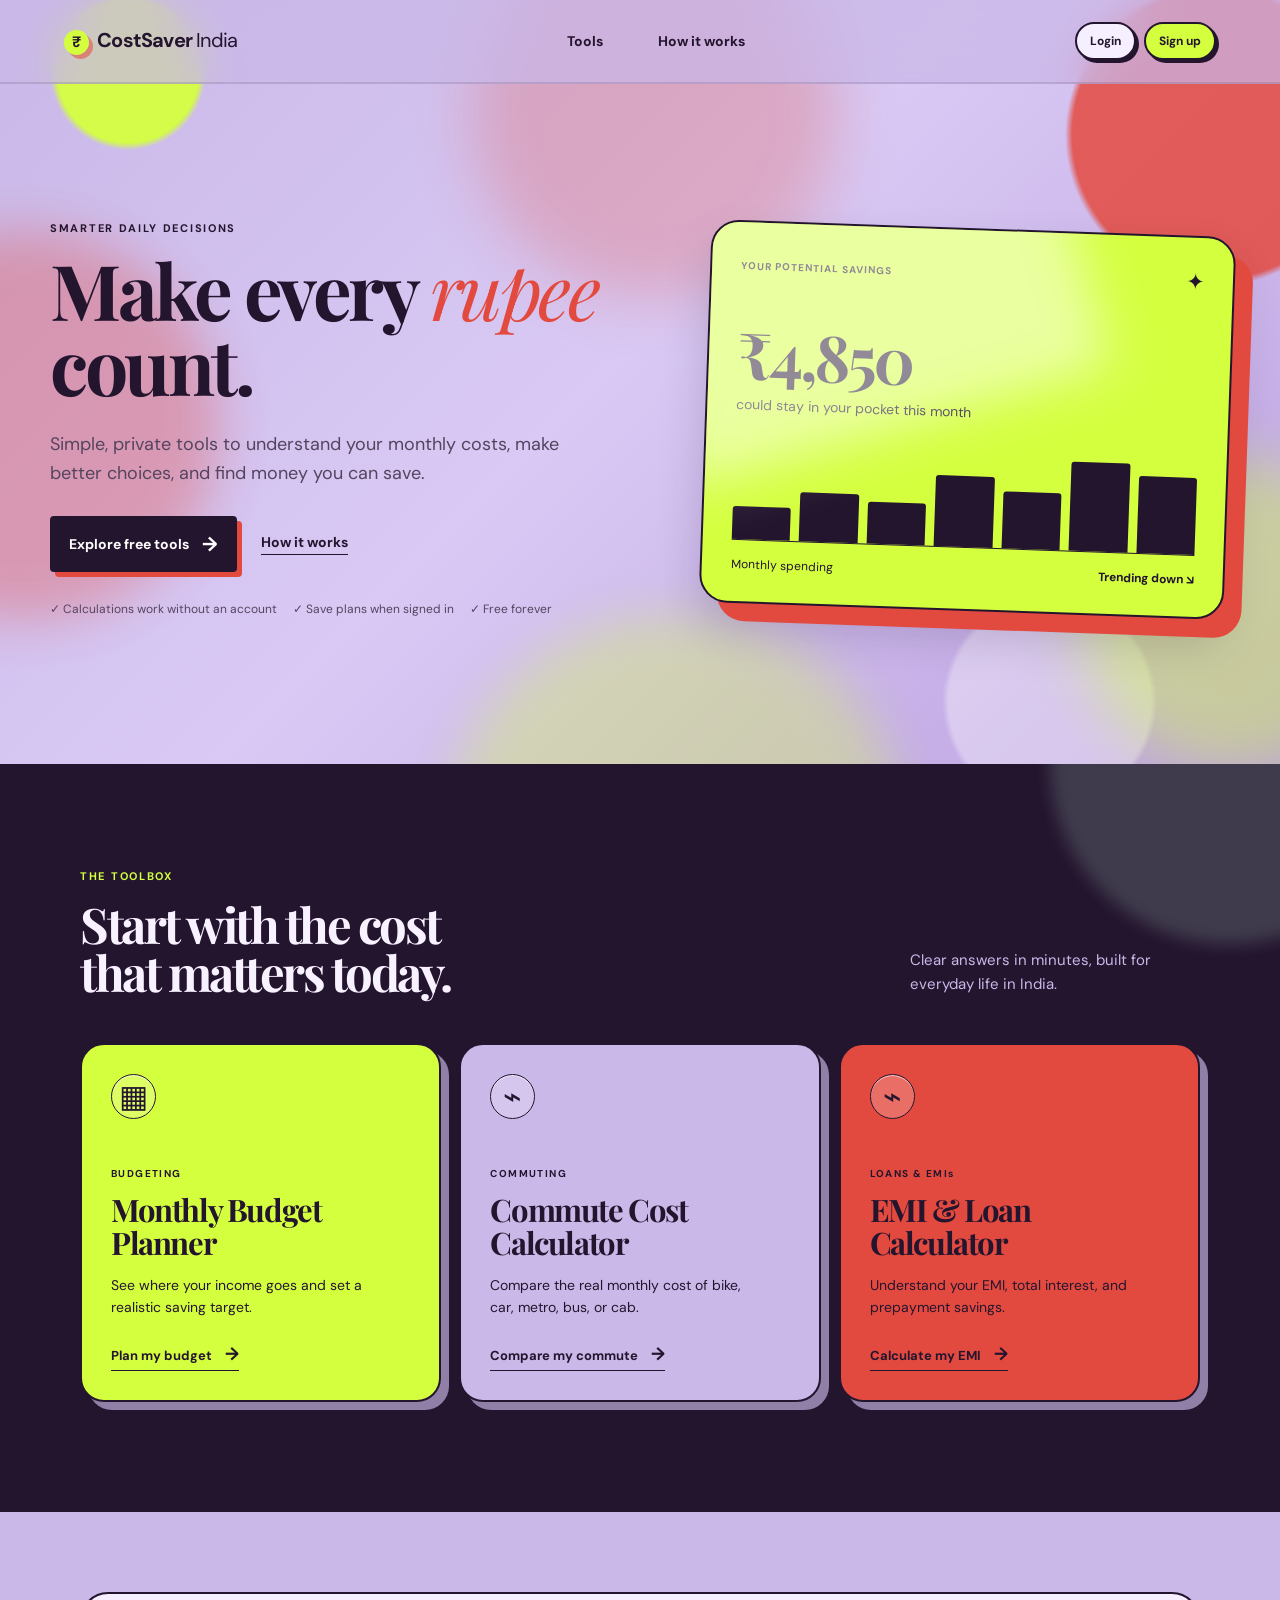
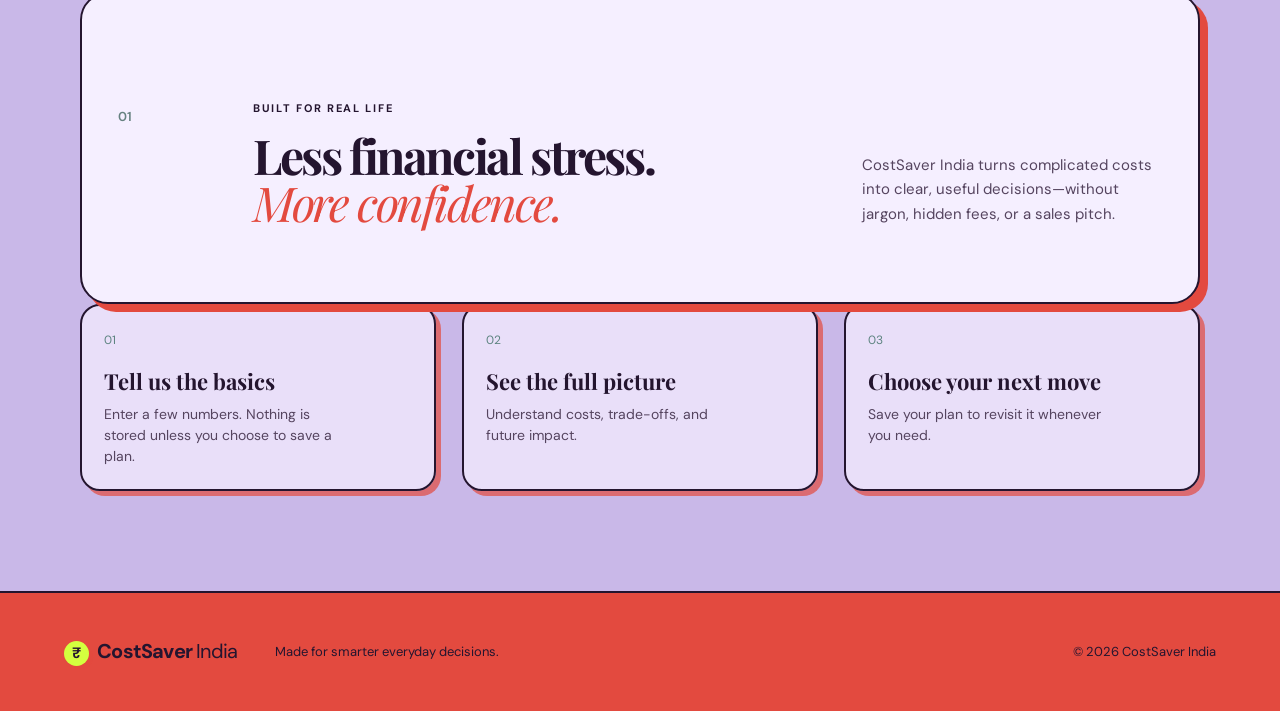
<file: index.html>
<!doctype html>
<html lang="en">
  <head>
    <meta charset="UTF-8" />
    <meta name="viewport" content="width=device-width, initial-scale=1.0" />
    <meta name="description" content="Free Indian household cost calculators for budgets, commutes, and EMIs." />
    <meta name="costsaver-api-url" content="http://127.0.0.1:8000" />
    <title>CostSaver India | Make every rupee count</title>
    <link rel="preconnect" href="https://fonts.googleapis.com" />
    <link rel="preconnect" href="https://fonts.gstatic.com" crossorigin />
    <link href="https://fonts.googleapis.com/css2?family=DM+Sans:wght@400;500;600;700&family=Playfair+Display:wght@600;700&display=swap" rel="stylesheet" />
    <link rel="stylesheet" href="styles.css?v=7" />
    <style>
      .account-actions{display:flex;align-items:center;gap:8px}.account-button{border:1px solid #b8c8c1;border-radius:999px;background:#fff;color:#123139;padding:9px 13px;font:700 12px "DM Sans";cursor:pointer}.account-button.primary{background:#123139;color:#fff;border-color:#123139}.account-button.signup{background:#d4f2db;border-color:#d4f2db}.account-user{font-size:12px;font-weight:700;color:#527069;max-width:130px;overflow:hidden;text-overflow:ellipsis;white-space:nowrap}.account-form{display:grid;gap:14px}.account-form .field{display:grid;gap:6px}.account-form input{font:16px "DM Sans";padding:12px;border:1px solid #cad4cf;border-radius:5px}.account-form button[type="submit"]{border:0;border-radius:5px;background:#123139;color:#fff;padding:13px;font:700 14px "DM Sans";cursor:pointer}.account-form button[type="submit"]:disabled{opacity:.65;cursor:wait}.password-hint{font-size:11px;color:#5d7173;margin-top:-3px}.account-switch{text-align:center;color:#5d7173;font-size:12px}.account-switch button{border:0;background:none;color:#123139;font:700 12px "DM Sans";cursor:pointer;padding:0}.account-message{display:none;padding:10px 12px;border-radius:5px;font-size:12px}.account-message.show{display:block;background:#fff0c4;color:#805800}.account-message.error{background:#ffd9d4;color:#a12e27}.modal-heading{margin-bottom:20px}.modal-heading h2{font:34px "Playfair Display";letter-spacing:-1.5px;margin:0 0 6px}.modal-heading p{color:#5d7173;margin:0;font-size:13px}.saved-list{display:grid;gap:10px}.saved-plan{background:#edf4ef;border-radius:7px;padding:14px}.saved-plan-top{display:flex;justify-content:space-between;gap:12px}.saved-plan h4{margin:0;font:600 16px "DM Sans"}.saved-plan small{color:#5d7173}.saved-plan strong{font:22px "Playfair Display";display:block;margin-top:8px}.saved-empty{color:#5d7173;font-size:13px;line-height:1.6}.save-plan{margin-top:14px;width:100%;border:0;border-radius:5px;background:#123139;color:#fff;padding:12px 14px;font:700 13px "DM Sans";cursor:pointer}.save-plan:disabled{opacity:.65;cursor:wait}@media(max-width:760px){.account-actions{gap:5px}.account-actions .saved-button,.account-user{display:none}.account-button{padding:8px 10px;font-size:11px}}
    </style>
  </head>
  <body>
    <header class="site-header">
      <a class="brand" href="#top" aria-label="CostSaver India home"><span>&#8377;</span> CostSaver <em>India</em></a>
      <nav aria-label="Main navigation"><a href="#tools">Tools</a><a href="#how-it-works">How it works</a></nav>
      <div class="account-actions" id="account-actions">
        <button class="account-button" id="saved-plans-button" hidden>My saved plans</button>
        <span class="account-user" id="account-user" hidden></span>
        <button class="account-button" id="login-button">Login</button>
        <button class="account-button signup" id="signup-button">Sign up</button>
        <button class="account-button primary" id="logout-button" hidden>Log out</button>
      </div>
    </header>

    <main id="top">
      <section class="hero">
        <div class="hero-copy">
          <p class="eyebrow">SMARTER DAILY DECISIONS</p>
          <h1>Make every <i>rupee</i> count.</h1>
          <p class="hero-text">Simple, private tools to understand your monthly costs, make better choices, and find money you can save.</p>
          <div class="hero-actions"><a class="button button-primary" href="#tools">Explore free tools <span>&rarr;</span></a><a class="button button-text" href="#how-it-works">How it works</a></div>
          <div class="trust-row"><span>&#10003; Calculations work without an account</span><span>&#10003; Save plans when signed in</span><span>&#10003; Free forever</span></div>
        </div>
        <div class="hero-card" aria-label="Monthly savings preview">
          <div class="hero-card-top"><span>YOUR POTENTIAL SAVINGS</span><span class="sparkle">&#10022;</span></div>
          <strong>&#8377;4,850</strong><p>could stay in your pocket this month</p>
          <div class="mini-bars"><div><i style="height:33%"></i></div><div><i style="height:50%"></i></div><div><i style="height:42%"></i></div><div><i style="height:72%"></i></div><div><i style="height:58%"></i></div><div><i style="height:90%"></i></div><div><i style="height:78%"></i></div></div>
          <div class="hero-card-foot"><span>Monthly spending</span><b>Trending down &searr;</b></div>
        </div>
      </section>

      <section class="tool-section" id="tools">
        <div class="section-heading"><div><p class="eyebrow">THE TOOLBOX</p><h2>Start with the cost<br />that matters today.</h2></div><p>Clear answers in minutes, built for everyday life in India.</p></div>
        <div class="tool-grid">
          <article class="tool-card budget-card"><div class="tool-icon">&#9638;</div><p class="tool-tag">BUDGETING</p><h3>Monthly Budget<br />Planner</h3><p>See where your income goes and set a realistic saving target.</p><button class="tool-link" data-tool="budget">Plan my budget <span>&rarr;</span></button></article>
          <article class="tool-card commute-card"><div class="tool-icon">&#8961;</div><p class="tool-tag">COMMUTING</p><h3>Commute Cost<br />Calculator</h3><p>Compare the real monthly cost of bike, car, metro, bus, or cab.</p><button class="tool-link" data-tool="commute">Compare my commute <span>&rarr;</span></button></article>
          <article class="tool-card emi-card"><div class="tool-icon">&#8961;</div><p class="tool-tag">LOANS &amp; EMIs</p><h3>EMI &amp; Loan<br />Calculator</h3><p>Understand your EMI, total interest, and prepayment savings.</p><button class="tool-link" data-tool="emi">Calculate my EMI <span>&rarr;</span></button></article>
        </div>
      </section>

      <section class="reason-section" id="how-it-works"><div class="reason-number">01</div><div><p class="eyebrow">BUILT FOR REAL LIFE</p><h2>Less financial stress.<br /><i>More confidence.</i></h2></div><p>CostSaver India turns complicated costs into clear, useful decisions&mdash;without jargon, hidden fees, or a sales pitch.</p></section>
      <section class="steps"><div><span>01</span><h3>Tell us the basics</h3><p>Enter a few numbers. Nothing is stored unless you choose to save a plan.</p></div><div><span>02</span><h3>See the full picture</h3><p>Understand costs, trade-offs, and future impact.</p></div><div><span>03</span><h3>Choose your next move</h3><p>Save your plan to revisit it whenever you need.</p></div></section>
    </main>

    <footer><a class="brand" href="#top"><span>&#8377;</span> CostSaver <em>India</em></a><p>Made for smarter everyday decisions.</p><span>&copy; <span id="year"></span> CostSaver India</span></footer>

    <dialog id="calculator-modal"><button class="close-modal" aria-label="Close calculator">&times;</button><div id="calculator-content"></div></dialog>
    <dialog id="account-modal"><button class="close-modal" aria-label="Close account dialog">&times;</button><div class="calculator"><div class="modal-heading"><h2 id="account-title">Create your account</h2><p id="account-subtitle">Create an account to save and revisit your plans.</p></div><form class="account-form" id="account-form"><div class="field" id="name-field"><label for="account-name">Full name</label><input id="account-name" name="full_name" maxlength="120" autocomplete="name" placeholder="Your name" /></div><div class="field"><label for="account-email">Email</label><input id="account-email" name="email" type="email" required autocomplete="email" placeholder="you@example.com" /></div><div class="field"><label for="account-password">Password</label><input id="account-password" name="password" type="password" required minlength="8" autocomplete="new-password" placeholder="At least 8 characters" /><small class="password-hint">Use at least 8 characters for your password.</small></div><button type="submit" id="account-submit">Create account</button><div class="account-message" id="account-message"></div><div class="account-switch"><span id="account-switch-text">Already have an account?</span> <button type="button" id="account-switch-button">Login</button></div></form></div></dialog>
    <dialog id="saved-modal"><button class="close-modal" aria-label="Close saved plans">&times;</button><div class="calculator"><div class="modal-heading"><h2>My saved plans</h2><p>Your saved budget snapshots, linked to your CostSaver account.</p></div><div class="saved-list" id="saved-list"></div></div></dialog>
    <script src="app.js?v=5"></script>
  </body>
</html>
</file>
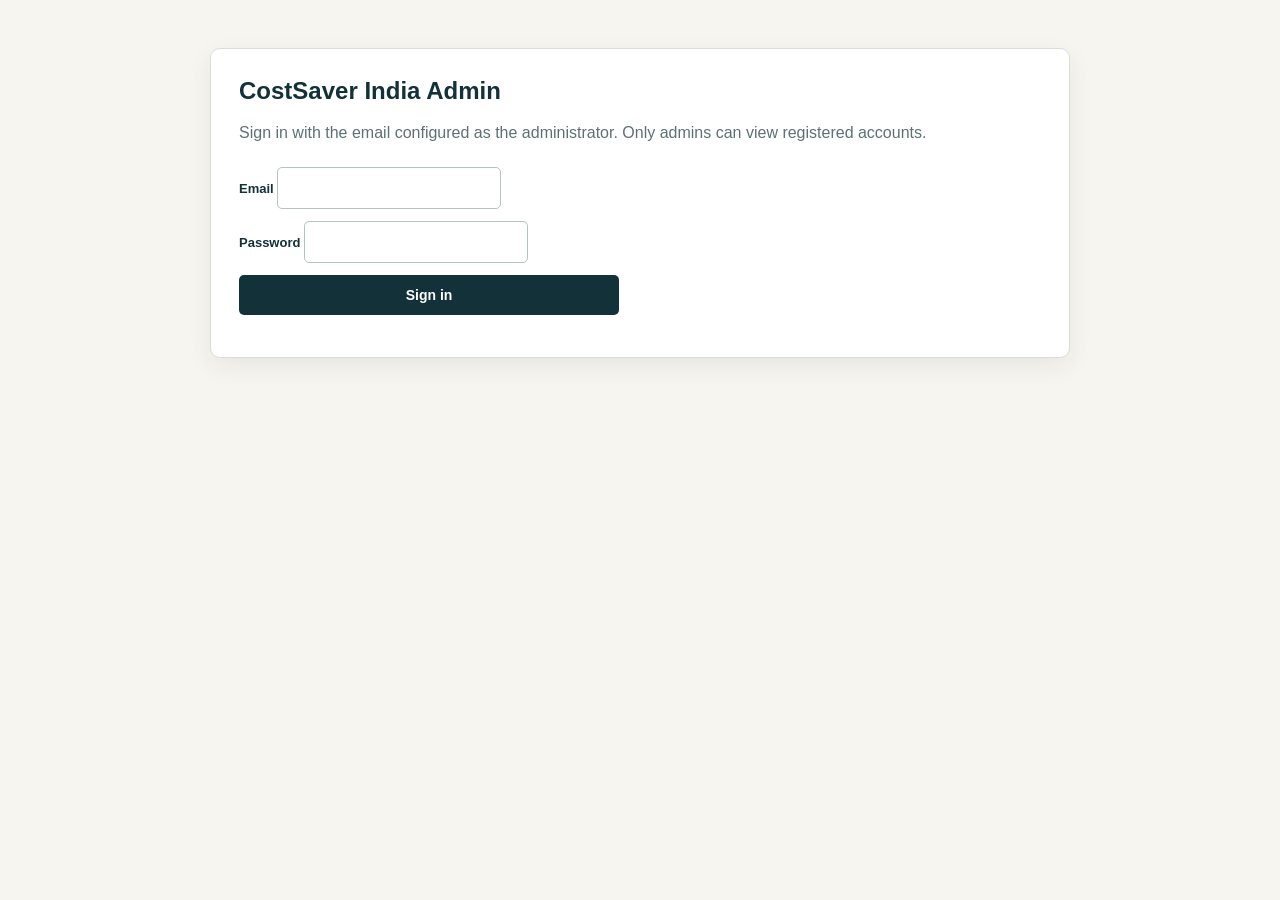
<file: api/app/admin.html>
<!doctype html>
<html lang="en">
  <head>
    <meta charset="utf-8" />
    <meta name="viewport" content="width=device-width, initial-scale=1" />
    <title>CostSaver India Admin</title>
    <style>
      body{font-family:Arial,sans-serif;margin:0;background:#f7f5ef;color:#123139}.shell{max-width:860px;margin:48px auto;padding:0 20px}.panel{background:#fff;border:1px solid #d8dfd9;border-radius:10px;padding:28px;box-shadow:0 8px 25px #12313912}h1{margin:0 0 8px}p{color:#5d7173;line-height:1.5}form{display:grid;gap:12px;max-width:380px;margin-top:22px}label{font-size:13px;font-weight:bold}input{font:16px Arial;padding:11px;border:1px solid #b7c4bd;border-radius:5px}button{font:700 14px Arial;background:#123139;color:#fff;padding:12px;border:0;border-radius:5px;cursor:pointer}button.secondary{background:#e5ece7;color:#123139}#message{margin-top:14px;font-size:14px}table{width:100%;border-collapse:collapse;margin-top:18px}th,td{text-align:left;padding:11px 8px;border-bottom:1px solid #e1e6e2;font-size:14px}th{color:#5d7173;font-size:12px}#dashboard{display:none}.toolbar{display:flex;justify-content:space-between;align-items:center;gap:14px;flex-wrap:wrap}.toolbar button{width:auto}.error{color:#a12e27}.success{color:#156c38}@media(max-width:600px){.shell{margin:25px auto}.panel{padding:20px}table{font-size:12px}th,td{padding:8px 4px}}
    </style>
  </head>
  <body>
    <main class="shell">
      <section class="panel" id="login-panel">
        <h1>CostSaver India Admin</h1>
        <p>Sign in with the email configured as the administrator. Only admins can view registered accounts.</p>
        <form id="login-form">
          <label>Email <input type="email" id="email" required autocomplete="email" /></label>
          <label>Password <input type="password" id="password" required autocomplete="current-password" /></label>
          <button type="submit">Sign in</button>
        </form>
        <p id="message" aria-live="polite"></p>
      </section>

      <section class="panel" id="dashboard">
        <div class="toolbar"><div><h1>Registered accounts</h1><p>Minimal account information only. Passwords are never visible.</p></div><button class="secondary" id="logout" type="button">Sign out</button></div>
        <p id="account-count" aria-live="polite"></p>
        <table><thead><tr><th>Email</th><th>Name</th><th>Role</th><th>Joined</th></tr></thead><tbody id="users"></tbody></table>
      </section>
    </main>
    <script>
      const tokenKey = 'costsaver_admin_token';
      const loginPanel = document.querySelector('#login-panel');
      const dashboard = document.querySelector('#dashboard');
      const message = document.querySelector('#message');
      const escapeHtml = value => String(value || '').replace(/[&<>'"]/g, char => ({'&':'&amp;','<':'&lt;','>':'&gt;',"'":'&#39;','"':'&quot;'}[char]));
      async function showUsers(token) {
        const response = await fetch('/admin/users', {headers:{Authorization:`Bearer ${token}`}});
        if (!response.ok) throw new Error((await response.json()).detail || 'Unable to load accounts');
        const users = await response.json();
        document.querySelector('#users').innerHTML = users.map(user => `<tr><td>${escapeHtml(user.email)}</td><td>${escapeHtml(user.full_name) || '-'}</td><td>${escapeHtml(user.role)}</td><td>${new Date(user.created_at).toLocaleDateString()}</td></tr>`).join('');
        document.querySelector('#account-count').textContent = `${users.length} registered account${users.length === 1 ? '' : 's'}`;
        loginPanel.style.display = 'none'; dashboard.style.display = 'block';
      }
      document.querySelector('#login-form').addEventListener('submit', async event => {
        event.preventDefault(); message.textContent = 'Signing in...'; message.className = '';
        const response = await fetch('/auth/login', {method:'POST',headers:{'Content-Type':'application/json'},body:JSON.stringify({email:document.querySelector('#email').value,password:document.querySelector('#password').value})});
        if (!response.ok) { message.textContent = (await response.json()).detail || 'Sign-in failed'; message.className = 'error'; return; }
        const {access_token} = await response.json(); localStorage.setItem(tokenKey, access_token);
        try { await showUsers(access_token); } catch (error) { message.textContent = error.message; message.className = 'error'; localStorage.removeItem(tokenKey); }
      });
      document.querySelector('#logout').addEventListener('click', () => {localStorage.removeItem(tokenKey); dashboard.style.display='none'; loginPanel.style.display='block';});
      const savedToken = localStorage.getItem(tokenKey); if (savedToken) showUsers(savedToken).catch(() => localStorage.removeItem(tokenKey));
    </script>
  </body>
</html>
</file>
<file: styles.css>
:root{--ink:#123139;--muted:#5d7173;--cream:#f7f5ef;--mint:#bce7d2;--yellow:#f7d365;--coral:#f69777;--line:#d8dfd9}*{box-sizing:border-box}html{scroll-behavior:smooth}body{margin:0;background:var(--cream);color:var(--ink);font-family:"DM Sans",sans-serif}.site-header{height:76px;padding:0 max(5vw,28px);display:flex;align-items:center;justify-content:space-between;border-bottom:1px solid #e8e5dc;position:sticky;top:0;background:#f7f5eff2;backdrop-filter:blur(10px);z-index:5}.brand{color:var(--ink);font-weight:700;text-decoration:none;letter-spacing:-.8px;font-size:20px}.brand span{display:inline-grid;place-items:center;width:25px;height:25px;background:var(--yellow);border-radius:50%;font-size:15px;margin-right:4px}.brand em{font-style:normal;font-weight:400}.site-header nav{display:flex;gap:27px}.site-header nav a{color:var(--muted);text-decoration:none;font-size:14px;font-weight:600}.header-cta{font-size:14px;color:var(--ink);font-weight:700;text-decoration:none;border-bottom:2px solid var(--ink);padding-bottom:2px}.hero{max-width:1180px;margin:auto;padding:100px 30px 92px;display:grid;grid-template-columns:1.05fr .95fr;gap:74px;align-items:center}.eyebrow{font-size:11px;font-weight:700;letter-spacing:1.7px;margin:0 0 17px;color:#4e7470}.hero h1,.section-heading h2,.reason-section h2{font-family:"Playfair Display",serif;font-size:clamp(48px,6vw,78px);line-height:.98;letter-spacing:-3.5px;margin:0}.hero h1 i,.reason-section h2 i{font-weight:400;color:#4e8474}.hero-text{max-width:520px;font-size:18px;line-height:1.6;color:var(--muted);margin:28px 0}.hero-actions{display:flex;align-items:center;gap:24px}.button{display:inline-flex;align-items:center;gap:13px;text-decoration:none;font-weight:700;font-size:14px}.button-primary{background:var(--ink);color:white;padding:15px 19px;border-radius:4px}.button-primary span{font-size:20px}.button-text{color:var(--ink);border-bottom:1px solid var(--ink);padding-bottom:3px}.trust-row{display:flex;flex-wrap:wrap;gap:16px;margin-top:29px;font-size:12px;color:#527069}.hero-card{background:var(--mint);border-radius:14px;padding:29px;box-shadow:15px 15px 0 #e6d7bc;min-height:340px;transform:rotate(1.5deg)}.hero-card-top,.hero-card-foot{display:flex;justify-content:space-between;align-items:center}.hero-card-top span:first-child{font-weight:700;letter-spacing:1px;font-size:10px}.sparkle{font-size:22px}.hero-card strong{font-family:"Playfair Display",serif;font-size:64px;letter-spacing:-3px;display:block;margin-top:30px}.hero-card p{color:#47716a;margin:0;font-size:14px}.mini-bars{height:100px;display:flex;gap:9px;align-items:end;margin:27px 0 16px;border-bottom:1px solid #8fc3aa}.mini-bars div{height:100%;flex:1;display:flex;align-items:end}.mini-bars i{width:100%;background:var(--ink);border-radius:3px 3px 0 0}.hero-card-foot{font-size:12px;color:#4a7069}.hero-card-foot b{color:var(--ink)}.tool-section{background:#173c42;padding:93px max(5vw,28px);color:#f7f5ef}.section-heading{max-width:1120px;margin:0 auto 47px;display:flex;align-items:end;justify-content:space-between}.section-heading h2{font-size:49px;letter-spacing:-2.5px}.section-heading .eyebrow{color:var(--mint)}.section-heading>p{max-width:290px;color:#c5d5d1;font-size:15px;line-height:1.6;margin:0}.tool-grid{max-width:1120px;margin:auto;display:grid;grid-template-columns:repeat(3,1fr);gap:18px}.tool-card{border-radius:8px;padding:29px;min-height:342px;display:flex;flex-direction:column;color:var(--ink)}.budget-card{background:var(--yellow)}.commute-card{background:var(--mint)}.emi-card{background:var(--coral)}.tool-icon{font-size:31px;width:45px;height:45px;border:1.5px solid currentColor;border-radius:50%;display:grid;place-items:center;margin-bottom:48px}.tool-tag{font-size:10px;font-weight:700;letter-spacing:1.4px;margin:0 0 13px}.tool-card h3{font-family:"Playfair Display",serif;font-size:31px;line-height:1.05;letter-spacing:-1.4px;margin:0}.tool-card>p:not(.tool-tag){font-size:14px;line-height:1.55;max-width:270px;margin:17px 0 23px}.tool-link{background:transparent;border:0;border-bottom:1.5px solid var(--ink);padding:0 0 4px;color:var(--ink);font:700 13px "DM Sans";cursor:pointer;width:max-content;margin-top:auto}.tool-link span{font-size:18px;margin-left:10px}.reason-section{max-width:1120px;margin:auto;padding:107px 0 75px;display:grid;grid-template-columns:110px 1fr 300px;gap:25px;align-items:start}.reason-number{font:600 13px "DM Sans";color:#668180;padding-top:7px}.reason-section h2{font-size:48px;letter-spacing:-2.4px}.reason-section>p{color:var(--muted);line-height:1.65;margin:52px 0 0;font-size:15px}.steps{max-width:1120px;margin:auto;padding-bottom:100px;display:grid;grid-template-columns:repeat(3,1fr);gap:26px}.steps div{border-top:1px solid var(--line);padding-top:19px}.steps span{font-size:12px;color:#5d8380}.steps h3{font-family:"Playfair Display",serif;font-size:22px;margin:17px 0 8px}.steps p{color:var(--muted);font-size:14px;line-height:1.5;margin:0;max-width:245px}footer{border-top:1px solid #e1ddd2;min-height:120px;padding:28px max(5vw,28px);display:flex;align-items:center;gap:38px;color:var(--muted);font-size:13px}footer>span{margin-left:auto}dialog{border:0;border-radius:13px;padding:0;max-width:650px;width:calc(100% - 34px);background:#fdfcf8;color:var(--ink);box-shadow:0 20px 70px #001f2b66}dialog::backdrop{background:#102c32a6}.close-modal{position:absolute;right:15px;top:10px;border:0;background:transparent;color:var(--ink);font-size:30px;cursor:pointer}.calculator{padding:38px}.calculator h2{font-family:"Playfair Display",serif;font-size:34px;letter-spacing:-1.5px;margin:0 0 6px}.calculator .intro{color:var(--muted);margin:0 0 28px}.calc-form{display:grid;grid-template-columns:1fr 1fr;gap:16px}.field{display:flex;flex-direction:column;gap:7px}.field.full{grid-column:1/-1}.field label{font-size:12px;font-weight:700}.field input,.field select{font:16px "DM Sans";padding:12px;border:1px solid #cad4cf;border-radius:5px;background:white;color:var(--ink)}.calculate{background:var(--ink);color:white;border:0;border-radius:5px;padding:14px;font:700 14px "DM Sans";cursor:pointer;grid-column:1/-1;margin-top:6px}.result{display:none;margin-top:25px;padding:19px;background:var(--mint);border-radius:7px}.result.show{display:block}.result small{font-size:11px;font-weight:700;letter-spacing:1px}.result strong{display:block;font:38px "Playfair Display";margin:5px 0}.result p{color:#456d64;margin:0;font-size:14px;line-height:1.5}@media(max-width:760px){.site-header nav{display:none}.header-cta{display:none}.hero{padding:62px 26px 74px;grid-template-columns:1fr;gap:50px}.hero-card{max-width:430px;width:92%;justify-self:center}.section-heading,.reason-section{display:block;padding-left:26px;padding-right:26px}.section-heading>p{margin-top:25px}.tool-grid{grid-template-columns:1fr}.tool-card{min-height:290px}.reason-section{padding-top:72px}.reason-section>p{margin-top:27px}.steps{grid-template-columns:1fr;padding:0 26px 72px}.calc-form{grid-template-columns:1fr}.field.full{grid-column:auto}footer{flex-wrap:wrap;gap:14px}footer>span{margin-left:0;width:100%}}

/* Liquid glass theme */
:root{--ink:#102c3b;--muted:#557078;--cream:#edf7f8;--mint:#c7f2df;--yellow:#ffe2a0;--coral:#ffc0ae;--line:rgba(255,255,255,.48)}
body{background:radial-gradient(circle at 8% 8%,#fff6d8 0,transparent 30%),radial-gradient(circle at 92% 10%,#d9d4ff 0,transparent 27%),linear-gradient(135deg,#eaf8f7,#d9eef3 55%,#f3e9fb);background-attachment:fixed}
.site-header{background:rgba(255,255,255,.48);border-bottom:1px solid rgba(255,255,255,.7);box-shadow:0 8px 28px rgba(32,72,88,.08);backdrop-filter:blur(20px);-webkit-backdrop-filter:blur(20px)}
.brand span{background:rgba(255,226,160,.8);box-shadow:inset 0 1px 0 #fff8}
.header-cta{border-bottom:0;padding:10px 15px;border-radius:999px;background:rgba(255,255,255,.55);box-shadow:inset 0 1px 0 #fff,0 5px 18px rgba(30,70,85,.08)}
.hero-card{background:linear-gradient(135deg,rgba(255,255,255,.7),rgba(199,242,223,.48));border:1px solid rgba(255,255,255,.8);box-shadow:15px 15px 0 rgba(255,255,255,.28),0 22px 50px rgba(35,79,94,.15);backdrop-filter:blur(18px);-webkit-backdrop-filter:blur(18px)}
.tool-section{background:linear-gradient(135deg,rgba(12,46,59,.95),rgba(24,75,85,.9));border-top:1px solid rgba(255,255,255,.3);border-bottom:1px solid rgba(255,255,255,.3);box-shadow:0 18px 50px rgba(23,60,66,.2)}
.tool-card{background:rgba(255,255,255,.18);border:1px solid rgba(255,255,255,.38);box-shadow:inset 0 1px 0 rgba(255,255,255,.5),0 16px 35px rgba(5,33,43,.18);color:#f4ffff;backdrop-filter:blur(16px);-webkit-backdrop-filter:blur(16px)}
.budget-card,.commute-card,.emi-card{background:rgba(255,255,255,.2);color:#f4ffff}
.tool-card h3,.tool-card>p:not(.tool-tag),.tool-link{color:#f4ffff}.tool-link{border-color:rgba(255,255,255,.75)}
.tool-icon{background:rgba(255,255,255,.12);border-color:rgba(255,255,255,.75)}
.reason-section,.steps{color:var(--ink)}
.steps div{border-top-color:rgba(16,44,59,.18)}
footer{background:rgba(255,255,255,.36);border-top-color:rgba(255,255,255,.7);backdrop-filter:blur(14px)}
dialog{background:rgba(248,253,252,.82);border:1px solid rgba(255,255,255,.85);box-shadow:0 24px 80px rgba(15,45,60,.25);backdrop-filter:blur(24px);-webkit-backdrop-filter:blur(24px)}
dialog::backdrop{background:rgba(13,42,54,.5);backdrop-filter:blur(5px)}
.field input,.field select,.account-form input{background:rgba(255,255,255,.62);border-color:rgba(90,129,137,.32);box-shadow:inset 0 1px 2px rgba(35,73,83,.06)}
.calculate,.button-primary{background:linear-gradient(135deg,#103c4a,#1b6770);box-shadow:0 9px 20px rgba(16,60,74,.22)}
.result{background:rgba(199,242,223,.72);border:1px solid rgba(255,255,255,.75);box-shadow:inset 0 1px 0 #fff8}
.account-modal .calculator,.saved-modal .calculator{background:transparent}
.account-button{box-shadow:inset 0 1px 0 #fff,0 6px 18px rgba(28,72,85,.1)}

/* Strong liquid-glass treatment */
html,body{min-height:100%;overflow-x:hidden}
body{position:relative;background:#eef5f1;background-image:radial-gradient(circle at 8% 12%,rgba(247,211,101,.55),transparent 23%),radial-gradient(circle at 92% 18%,rgba(188,231,210,.75),transparent 28%),radial-gradient(circle at 65% 88%,rgba(246,151,119,.28),transparent 26%),linear-gradient(135deg,#f9f7f0 0%,#e5f2ee 55%,#f3edf5 100%);background-attachment:fixed}
body:before,body:after{content:"";position:fixed;z-index:0;pointer-events:none;border-radius:999px;filter:blur(22px);opacity:.48}
body:before{width:310px;height:310px;top:170px;left:-110px;background:rgba(188,231,210,.92);box-shadow:420px 380px 0 25px rgba(247,211,101,.42)}
body:after{width:280px;height:280px;right:-90px;bottom:100px;background:rgba(246,151,119,.48);box-shadow:-420px -420px 0 20px rgba(188,231,210,.62)}
.site-header,main,footer{position:relative;z-index:1}
.site-header{height:84px;background:rgba(255,255,255,.36);border-bottom:1px solid rgba(255,255,255,.78);box-shadow:0 12px 34px rgba(24,64,78,.1);backdrop-filter:blur(28px) saturate(145%);-webkit-backdrop-filter:blur(28px) saturate(145%)}
.site-header nav a{padding:10px 14px;border-radius:999px;transition:background .2s ease}.site-header nav a:hover{background:rgba(255,255,255,.48)}
.account-button{border:1px solid rgba(16,44,59,.16)!important;background:rgba(255,255,255,.52)!important;box-shadow:inset 0 1px 0 #fff,0 8px 20px rgba(25,67,82,.12)!important}
.hero{max-width:1240px;min-height:660px;padding-top:105px;padding-bottom:110px}
.hero-copy{position:relative;z-index:1}.hero h1{text-shadow:0 2px 0 rgba(255,255,255,.55)}
.hero-card{position:relative;overflow:hidden;background:linear-gradient(135deg,rgba(255,255,255,.62),rgba(188,231,210,.58));border:1px solid rgba(255,255,255,.88);box-shadow:18px 18px 0 rgba(247,211,101,.3),0 26px 70px rgba(22,67,80,.2);backdrop-filter:blur(26px) saturate(155%);-webkit-backdrop-filter:blur(26px) saturate(155%)}
.hero-card:before{content:"";position:absolute;inset:-30% 30% 45% -15%;background:rgba(255,255,255,.42);filter:blur(25px);transform:rotate(-18deg);pointer-events:none}
.tool-section{position:relative;overflow:hidden;background:linear-gradient(135deg,rgba(18,49,57,.97),rgba(23,79,84,.9));box-shadow:0 -22px 70px rgba(18,49,57,.16),0 22px 70px rgba(18,49,57,.2)}
.tool-section:before{content:"";position:absolute;width:360px;height:360px;border-radius:50%;right:-130px;top:-180px;background:rgba(188,231,210,.18);filter:blur(8px)}
.tool-grid,.section-heading{position:relative;z-index:1}
.tool-card{border-radius:22px;background:linear-gradient(145deg,rgba(255,255,255,.24),rgba(255,255,255,.08));border:1px solid rgba(255,255,255,.46);box-shadow:inset 0 1px 0 rgba(255,255,255,.58),0 20px 44px rgba(3,28,37,.26);backdrop-filter:blur(22px) saturate(135%);-webkit-backdrop-filter:blur(22px) saturate(135%);transition:transform .25s ease,box-shadow .25s ease,background .25s ease}
.tool-card:hover{transform:translateY(-7px);background:linear-gradient(145deg,rgba(255,255,255,.34),rgba(255,255,255,.12));box-shadow:inset 0 1px 0 rgba(255,255,255,.7),0 28px 55px rgba(3,28,37,.34)}
.budget-card,.commute-card,.emi-card{color:#f7f5ef}
.tool-icon{background:rgba(255,255,255,.15);box-shadow:inset 0 1px 0 rgba(255,255,255,.65)}
.reason-section{background:rgba(255,255,255,.25);border:1px solid rgba(255,255,255,.5);border-radius:28px;margin-top:80px;padding-left:36px;padding-right:36px;box-shadow:inset 0 1px 0 #fff8,0 18px 45px rgba(32,72,88,.1);backdrop-filter:blur(18px)}
.steps div{background:rgba(255,255,255,.32);border:1px solid rgba(255,255,255,.65);border-radius:18px;padding:22px;box-shadow:inset 0 1px 0 #fff8,0 12px 30px rgba(32,72,88,.08)}
footer{background:rgba(255,255,255,.42);border-top:1px solid rgba(255,255,255,.8);backdrop-filter:blur(20px)}
dialog{background:rgba(250,254,252,.75);border:1px solid rgba(255,255,255,.95);box-shadow:0 28px 90px rgba(13,47,61,.3);backdrop-filter:blur(30px) saturate(145%);-webkit-backdrop-filter:blur(30px) saturate(145%)}

/* Reference palette: lavender, chartreuse, tomato red, and deep plum */
:root{--ink:#24152f;--muted:#55445f;--cream:#c9b8e8;--mint:#d4ff3f;--yellow:#d4ff3f;--coral:#e34a3f;--line:rgba(36,21,47,.2)}
html,body{background:#c9b8e8;color:var(--ink)}
body{background-image:radial-gradient(circle at 10% 8%,rgba(212,255,63,.95) 0 5%,transparent 5.5%),radial-gradient(circle at 95% 15%,rgba(227,74,63,.85) 0 10%,transparent 10.5%),radial-gradient(circle at 82% 78%,rgba(255,255,255,.35) 0 8%,transparent 8.5%),linear-gradient(135deg,#c9b8e8 0%,#d9c9f4 45%,#b99cde 100%);background-attachment:fixed}
body:before{width:390px;height:390px;top:230px;left:-170px;background:rgba(227,74,63,.75);filter:blur(25px);opacity:.45;box-shadow:650px 420px 0 35px rgba(212,255,63,.7)}
body:after{width:310px;height:310px;right:-110px;bottom:130px;background:rgba(212,255,63,.82);filter:blur(30px);opacity:.5;box-shadow:-580px -500px 0 28px rgba(227,74,63,.5)}
.site-header{background:rgba(201,184,232,.72);border-bottom:2px solid rgba(36,21,47,.12);box-shadow:none;backdrop-filter:blur(20px);-webkit-backdrop-filter:blur(20px)}
.brand,.site-header nav a,.header-cta{color:#24152f}.brand span{background:#d4ff3f;color:#24152f;box-shadow:4px 4px 0 rgba(227,74,63,.55)}
.site-header nav a{font-weight:700}.account-button{background:#f5efff!important;border:2px solid #24152f!important;color:#24152f!important;box-shadow:3px 3px 0 #24152f!important}.account-button.signup{background:#d4ff3f!important}
.hero{max-width:1240px;min-height:680px;padding-top:110px;padding-bottom:120px}
.hero h1{color:#24152f;text-shadow:none}.hero h1 i,.reason-section h2 i{color:#e34a3f}
.eyebrow{color:#24152f}.hero-text,.trust-row{color:#55445f}
.button-primary{background:#24152f;color:#fff;box-shadow:5px 5px 0 #e34a3f}.button-text{color:#24152f;border-color:#24152f}
.hero-card{background:#d4ff3f;border:2px solid #24152f;border-radius:28px;box-shadow:18px 18px 0 #e34a3f,0 25px 45px rgba(36,21,47,.18);backdrop-filter:none;-webkit-backdrop-filter:none;transform:rotate(2deg)}
.hero-card:before{background:rgba(255,255,255,.5)}.hero-card strong,.hero-card p,.hero-card-foot,.hero-card-foot b{color:#24152f}.mini-bars{border-bottom-color:#24152f}.mini-bars i{background:#24152f}
.tool-section{background:#24152f;border:0;box-shadow:none;padding-top:105px;padding-bottom:110px}
.section-heading .eyebrow{color:#d4ff3f}.section-heading h2{color:#f8f1ff}.section-heading>p{color:#c9b8e8}
.tool-card{border:2px solid #24152f;border-radius:24px;box-shadow:8px 8px 0 rgba(201,184,232,.65);backdrop-filter:none;-webkit-backdrop-filter:none;color:#24152f}
.budget-card{background:#d4ff3f}.commute-card{background:#c9b8e8}.emi-card{background:#e34a3f}.tool-card h3,.tool-card>p:not(.tool-tag),.tool-link,.tool-tag{color:#24152f}.tool-link{border-color:#24152f}.tool-icon{border-color:#24152f;background:rgba(255,255,255,.2)}
.tool-card:hover{transform:translateY(-8px) rotate(-1deg);box-shadow:11px 13px 0 #e34a3f}
.reason-section{background:#f5efff;border:2px solid #24152f;border-radius:28px;box-shadow:8px 8px 0 #e34a3f}
.steps div{background:rgba(245,239,255,.72);border:2px solid #24152f;border-radius:20px;box-shadow:5px 5px 0 rgba(227,74,63,.7)}
footer{background:#e34a3f;border-top:2px solid #24152f;color:#24152f}.footer .brand{color:#24152f}
dialog{background:#f5efff;border:2px solid #24152f;box-shadow:15px 15px 0 #24152f}
dialog::backdrop{background:rgba(36,21,47,.72)}
.field input,.field select,.account-form input{background:#fff;border:2px solid #24152f;color:#24152f}
.calculate{background:#24152f;box-shadow:4px 4px 0 #e34a3f}.result{background:#d4ff3f;border:2px solid #24152f}
</file>
